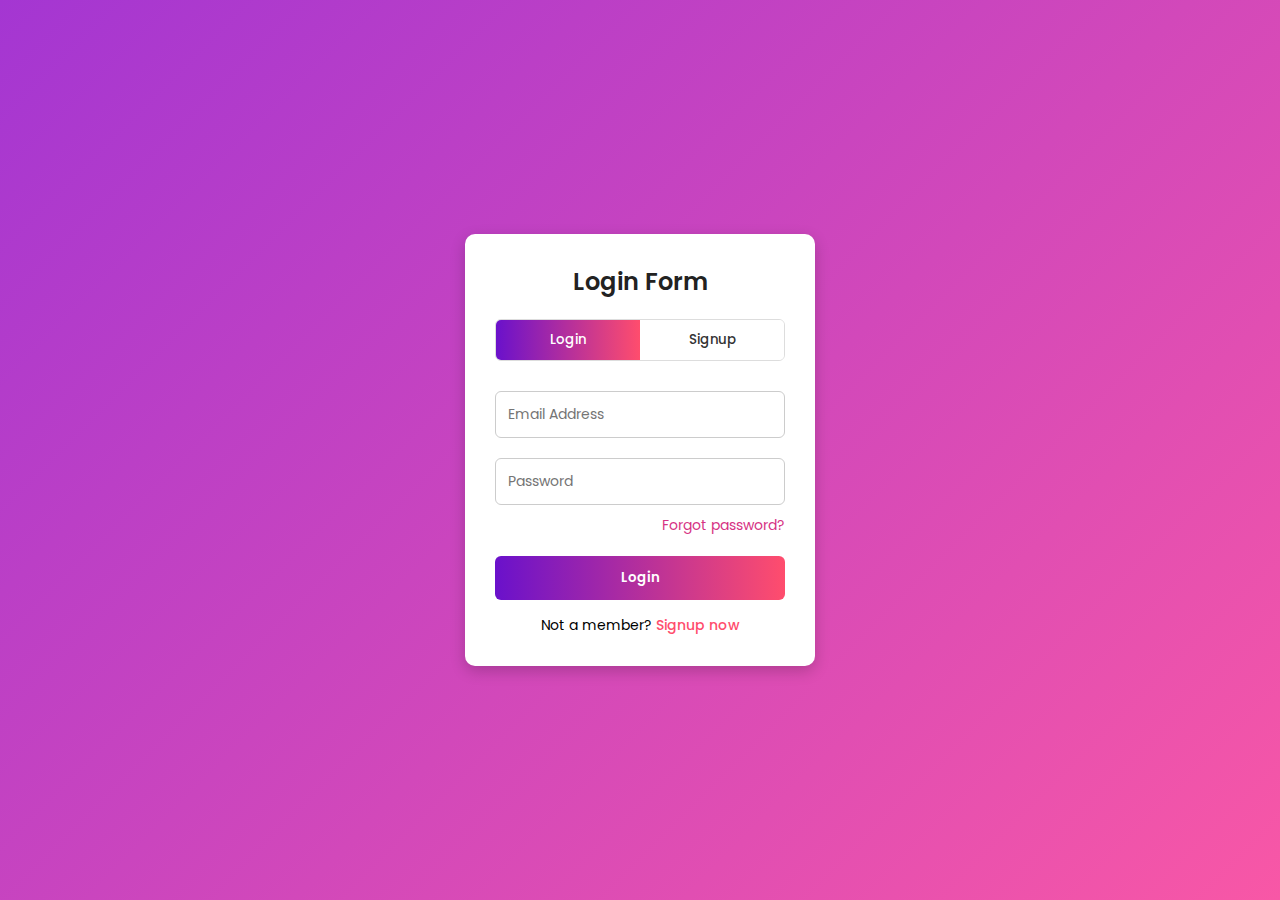
<file: Css_task_2/index.html>
<!DOCTYPE html>
<html lang="en">
<head>
  <meta charset="UTF-8">
  <title>Login Form</title>
  <link rel="stylesheet" href="style.css">
  <link href="https://fonts.googleapis.com/css2?family=Poppins:wght@400;600&display=swap" rel="stylesheet">
</head>
<body>
  <div class="container">
    <form class="login-form">
      <h2>Login Form</h2>
      <div class="toggle">
        <button class="active">Login</button>
        <button>Signup</button>
      </div>
      <input type="email" placeholder="Email Address" required>
      <input type="password" placeholder="Password" required>
      <a href="#" class="forgot">Forgot password?</a>
      <button class="login-btn">Login</button>
      <p class="signup-text">Not a member? <a href="#">Signup now</a></p>
    </form>
  </div>
</body>
</html>
</file>
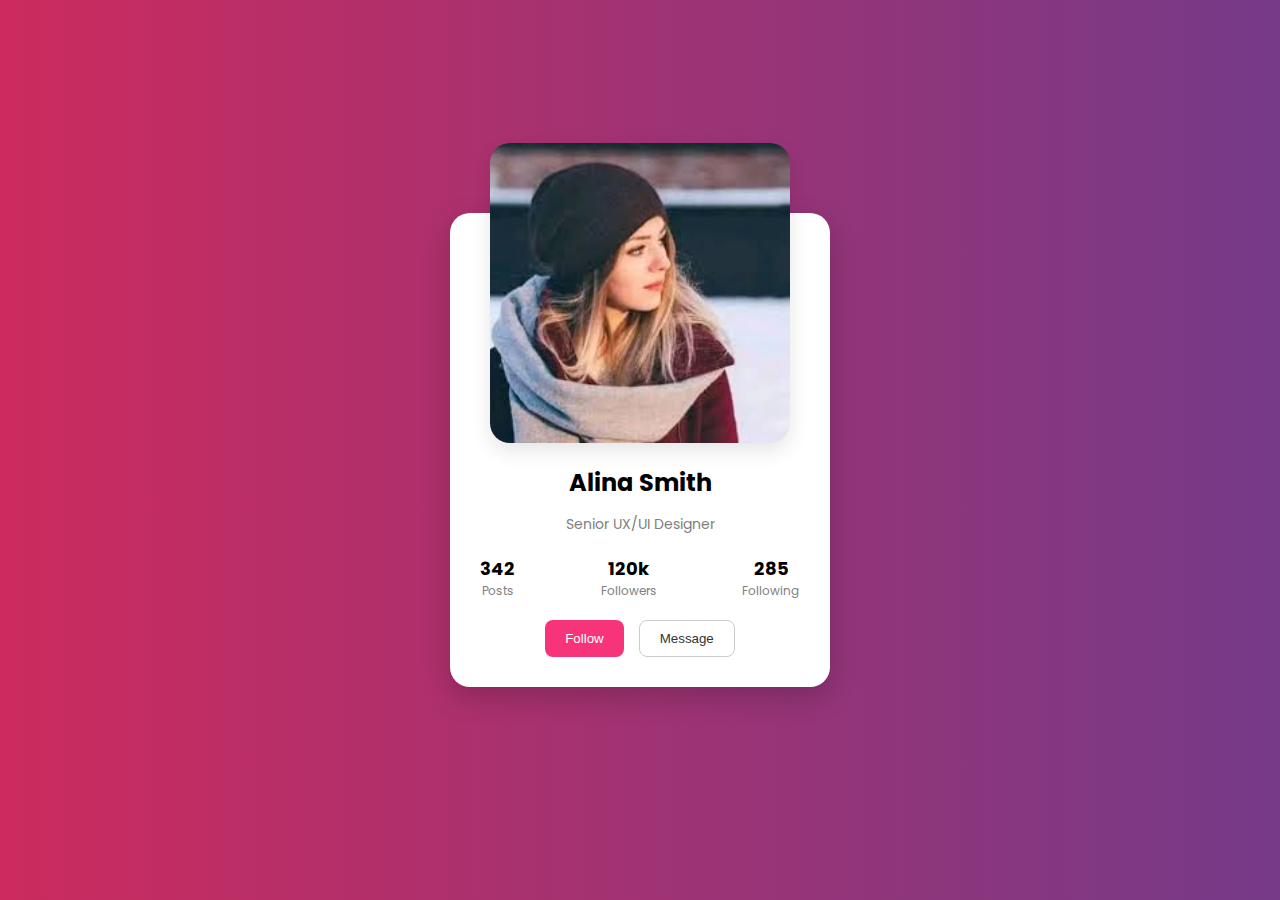
<file: Css_task_3/index.html>
<!DOCTYPE html>
<html lang="en">
<head>
  <meta charset="UTF-8">
  <title>Profile Card</title>
  <link rel="stylesheet" href="style.css">
  <link href="https://fonts.googleapis.com/css2?family=Poppins:wght@300;500;600&display=swap" rel="stylesheet">
</head>
<body>
  <div class="card">
    <img src="profile.jpg.jpg" alt="Profile" class="profile-img">
    <h2>Alina Smith</h2>
    <p class="role">Senior UX/UI Designer</p>
    
    <div class="stats">
      <div>
        <h3>342</h3>
        <p>Posts</p>
      </div>
      <div>
        <h3>120k</h3>
        <p>Followers</p>
      </div>
      <div>
        <h3>285</h3>
        <p>Following</p>
      </div>
    </div>
    
    <div class="buttons">
      <button class="follow">Follow</button>
      <button class="message">Message</button>
    </div>
  </div>
</body>
</html>
</file>
<file: Css_task_2/style.css>
* {
  margin: 0;
  padding: 0;
  box-sizing: border-box;
  font-family: 'Poppins', sans-serif;
}

body {
  height: 100vh;
  display: flex;
  justify-content: center;
  align-items: center;
  background: linear-gradient(135deg, #a436d2, #f857a6);
}

.container {
  background: #fff;
  padding: 30px;
  border-radius: 10px;
  width: 350px;
  box-shadow: 0 5px 15px rgba(0,0,0,0.2);
}

.login-form h2 {
  text-align: center;
  margin-bottom: 20px;
  font-weight: 600;
  color: #222;
}

.toggle {
  display: flex;
  justify-content: space-between;
  margin-bottom: 20px;
  border: 1px solid #ddd;
  border-radius: 6px;
  overflow: hidden;
}

.toggle button {
  flex: 1;
  padding: 10px 0;
  border: none;
  background: white;
  font-weight: 500;
  color: #333;
  cursor: pointer;
  transition: 0.3s;
}

.toggle .active {
  background: linear-gradient(to right, #6a11cb, #ff4d6d);
  color: white;
}

input {
  width: 100%;
  padding: 12px;
  margin: 10px 0;
  border: 1px solid #ccc;
  border-radius: 6px;
  font-size: 14px;
}

.forgot {
  display: block;
  text-align: right;
  color: #d63384;
  font-size: 14px;
  text-decoration: none;
  margin-bottom: 20px;
}

.login-btn {
  width: 100%;
  padding: 12px;
  border: none;
  border-radius: 6px;
  background: linear-gradient(to right, #6a11cb, #ff4d6d);
  color: white;
  font-weight: 600;
  cursor: pointer;
  transition: background 0.3s;
}

.signup-text {
  text-align: center;
  margin-top: 15px;
  font-size: 14px;
}

.signup-text a {
  color: #ff4d6d;
  text-decoration: none;
  font-weight: 500;
}
</file>
<file: Css_task_3/style.css>
body {
  margin: 0;
  padding: 0;
  font-family: 'Poppins', sans-serif;
  background: linear-gradient(to right, #cc2b5e, #753a88);
  height: 100vh;
  display: flex;
  justify-content: center;
  align-items: center;
}

.card {
  background: white;
  padding: 30px;
  border-radius: 20px;
  text-align: center;
  width: 320px;
  box-shadow: 0 10px 30px rgba(0, 0, 0, 0.2);
}

.profile-img {
  width: 300px;
  height: 300px;
  border-radius: 20px;
  object-fit: cover;
  margin-top: -100px;
  box-shadow: 0 8px 20px rgba(0, 0, 0, 0.1);
}

h2 {
  margin: 15px 0 5px;
}

.role {
  color: gray;
  font-size: 14px;
  margin-bottom: 20px;
}

.stats {
  display: flex;
  justify-content: space-between;
  margin-bottom: 20px;
}

.stats div h3 {
  margin: 0;
  font-size: 18px;
}

.stats div p {
  margin: 0;
  font-size: 12px;
  color: gray;
}

.buttons {
  display: flex;
  justify-content: center;
  gap: 15px;
}

.follow {
  background: #f73379;
  color: white;
  padding: 10px 20px;
  border: none;
  border-radius: 8px;
  cursor: pointer;
  font-weight: 500;
}

.message {
  background: transparent;
  color: #333;
  border: 1px solid #ccc;
  padding: 10px 20px;
  border-radius: 8px;
  cursor: pointer;
}
</file>
